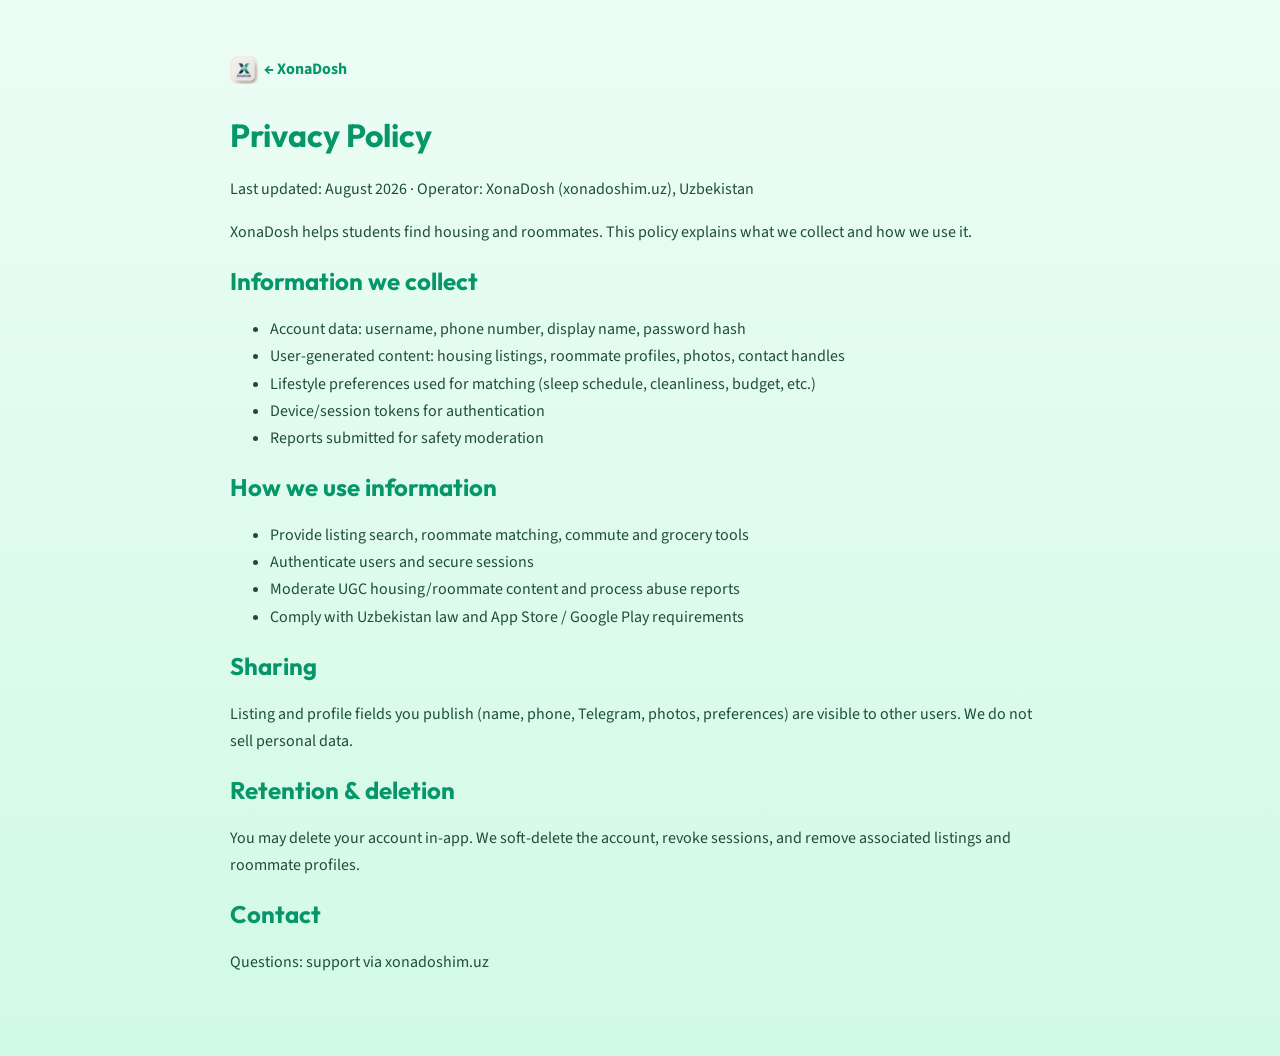
<file: backend/privacy/index.html>
<!DOCTYPE html>
<html lang="en">
<head>
<meta charset="UTF-8">
<meta name="viewport" content="width=device-width, initial-scale=1.0">
<title>Privacy Policy — XonaDosh</title>
<link rel="icon" type="image/png" href="/assets/brand/xonadosh_icon.png">
<link href="https://fonts.googleapis.com/css2?family=Outfit:wght@600;700&family=Source+Sans+3:wght@400;600&display=swap" rel="stylesheet">
<style>
body{margin:0;font-family:'Source Sans 3',system-ui,sans-serif;background:linear-gradient(180deg,#ecfdf5,#d1fae5);color:#06281c}
.wrap{max-width:820px;margin:0 auto;padding:2.5rem 1.25rem 4rem}
h1,h2{font-family:Outfit,sans-serif;color:#059669}
p,li{line-height:1.7;color:#1f4d3a}
a{color:#059669}
</style>
</head>
<body>
<div class="wrap">
  <p><a href="/" style="display:inline-flex;align-items:center;gap:.4rem;text-decoration:none;color:#059669;font-weight:700"><img src="/assets/brand/xonadosh_icon.png" width="28" height="28" alt="" style="border-radius:7px;object-fit:cover"> ← XonaDosh</a></p>
  <h1>Privacy Policy</h1>
  <p>Last updated: August 2026 · Operator: XonaDosh (xonadoshim.uz), Uzbekistan</p>
  <p>XonaDosh helps students find housing and roommates. This policy explains what we collect and how we use it.</p>
  <h2>Information we collect</h2>
  <ul>
    <li>Account data: username, phone number, display name, password hash</li>
    <li>User-generated content: housing listings, roommate profiles, photos, contact handles</li>
    <li>Lifestyle preferences used for matching (sleep schedule, cleanliness, budget, etc.)</li>
    <li>Device/session tokens for authentication</li>
    <li>Reports submitted for safety moderation</li>
  </ul>
  <h2>How we use information</h2>
  <ul>
    <li>Provide listing search, roommate matching, commute and grocery tools</li>
    <li>Authenticate users and secure sessions</li>
    <li>Moderate UGC housing/roommate content and process abuse reports</li>
    <li>Comply with Uzbekistan law and App Store / Google Play requirements</li>
  </ul>
  <h2>Sharing</h2>
  <p>Listing and profile fields you publish (name, phone, Telegram, photos, preferences) are visible to other users. We do not sell personal data.</p>
  <h2>Retention & deletion</h2>
  <p>You may delete your account in-app. We soft-delete the account, revoke sessions, and remove associated listings and roommate profiles.</p>
  <h2>Contact</h2>
  <p>Questions: support via xonadoshim.uz</p>
</div>
</body>
</html>
</file>
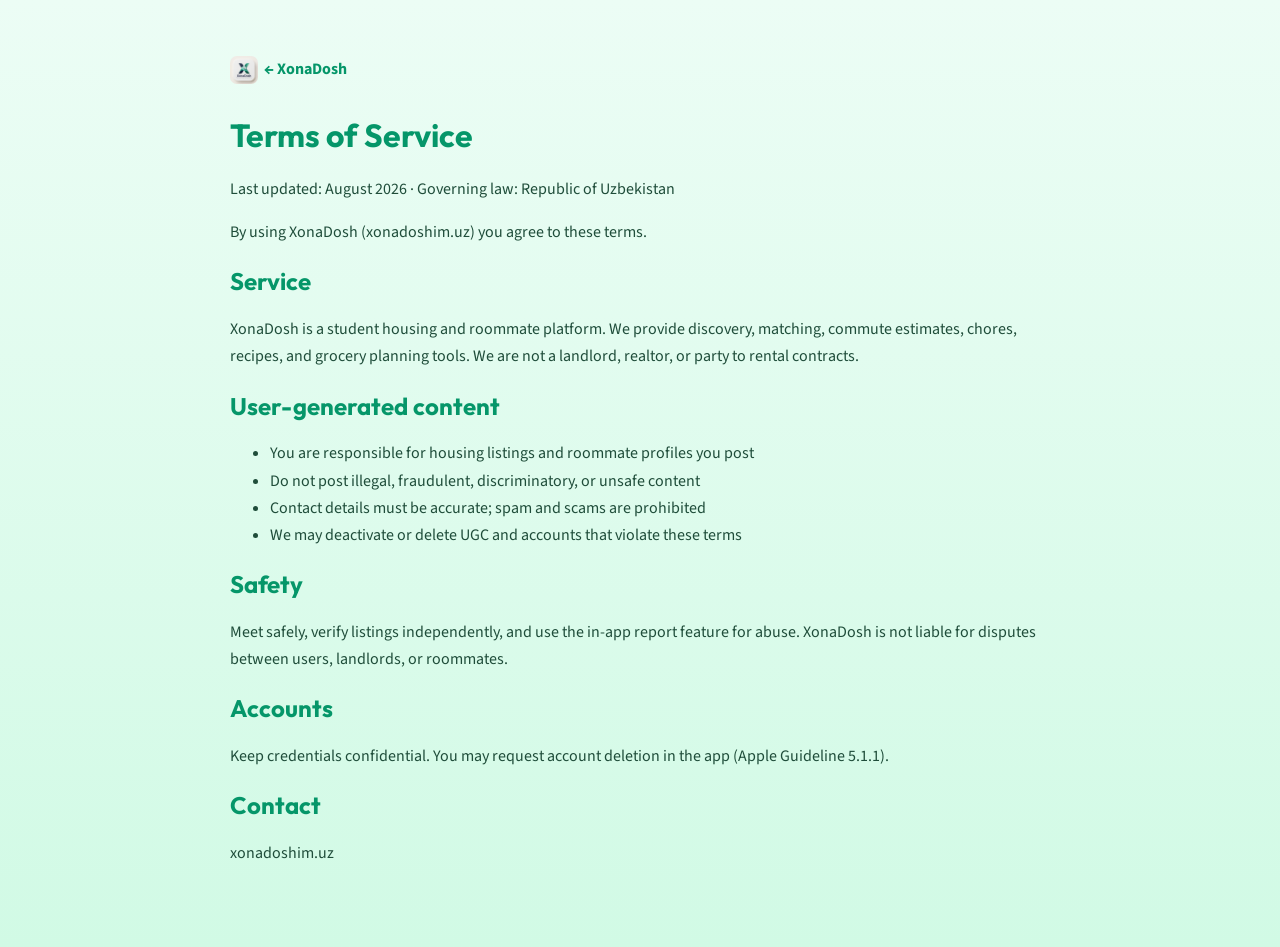
<file: backend/terms/index.html>
<!DOCTYPE html>
<html lang="en">
<head>
<meta charset="UTF-8">
<meta name="viewport" content="width=device-width, initial-scale=1.0">
<title>Terms of Service — XonaDosh</title>
<link rel="icon" type="image/png" href="/assets/brand/xonadosh_icon.png">
<link href="https://fonts.googleapis.com/css2?family=Outfit:wght@600;700&family=Source+Sans+3:wght@400;600&display=swap" rel="stylesheet">
<style>
body{margin:0;font-family:'Source Sans 3',system-ui,sans-serif;background:linear-gradient(180deg,#ecfdf5,#d1fae5);color:#06281c}
.wrap{max-width:820px;margin:0 auto;padding:2.5rem 1.25rem 4rem}
h1,h2{font-family:Outfit,sans-serif;color:#059669}
p,li{line-height:1.7;color:#1f4d3a}
a{color:#059669}
</style>
</head>
<body>
<div class="wrap">
  <p><a href="/" style="display:inline-flex;align-items:center;gap:.4rem;text-decoration:none;color:#059669;font-weight:700"><img src="/assets/brand/xonadosh_icon.png" width="28" height="28" alt="" style="border-radius:7px;object-fit:cover"> ← XonaDosh</a></p>
  <h1>Terms of Service</h1>
  <p>Last updated: August 2026 · Governing law: Republic of Uzbekistan</p>
  <p>By using XonaDosh (xonadoshim.uz) you agree to these terms.</p>
  <h2>Service</h2>
  <p>XonaDosh is a student housing and roommate platform. We provide discovery, matching, commute estimates, chores, recipes, and grocery planning tools. We are not a landlord, realtor, or party to rental contracts.</p>
  <h2>User-generated content</h2>
  <ul>
    <li>You are responsible for housing listings and roommate profiles you post</li>
    <li>Do not post illegal, fraudulent, discriminatory, or unsafe content</li>
    <li>Contact details must be accurate; spam and scams are prohibited</li>
    <li>We may deactivate or delete UGC and accounts that violate these terms</li>
  </ul>
  <h2>Safety</h2>
  <p>Meet safely, verify listings independently, and use the in-app report feature for abuse. XonaDosh is not liable for disputes between users, landlords, or roommates.</p>
  <h2>Accounts</h2>
  <p>Keep credentials confidential. You may request account deletion in the app (Apple Guideline 5.1.1).</p>
  <h2>Contact</h2>
  <p>xonadoshim.uz</p>
</div>
</body>
</html>
</file>
